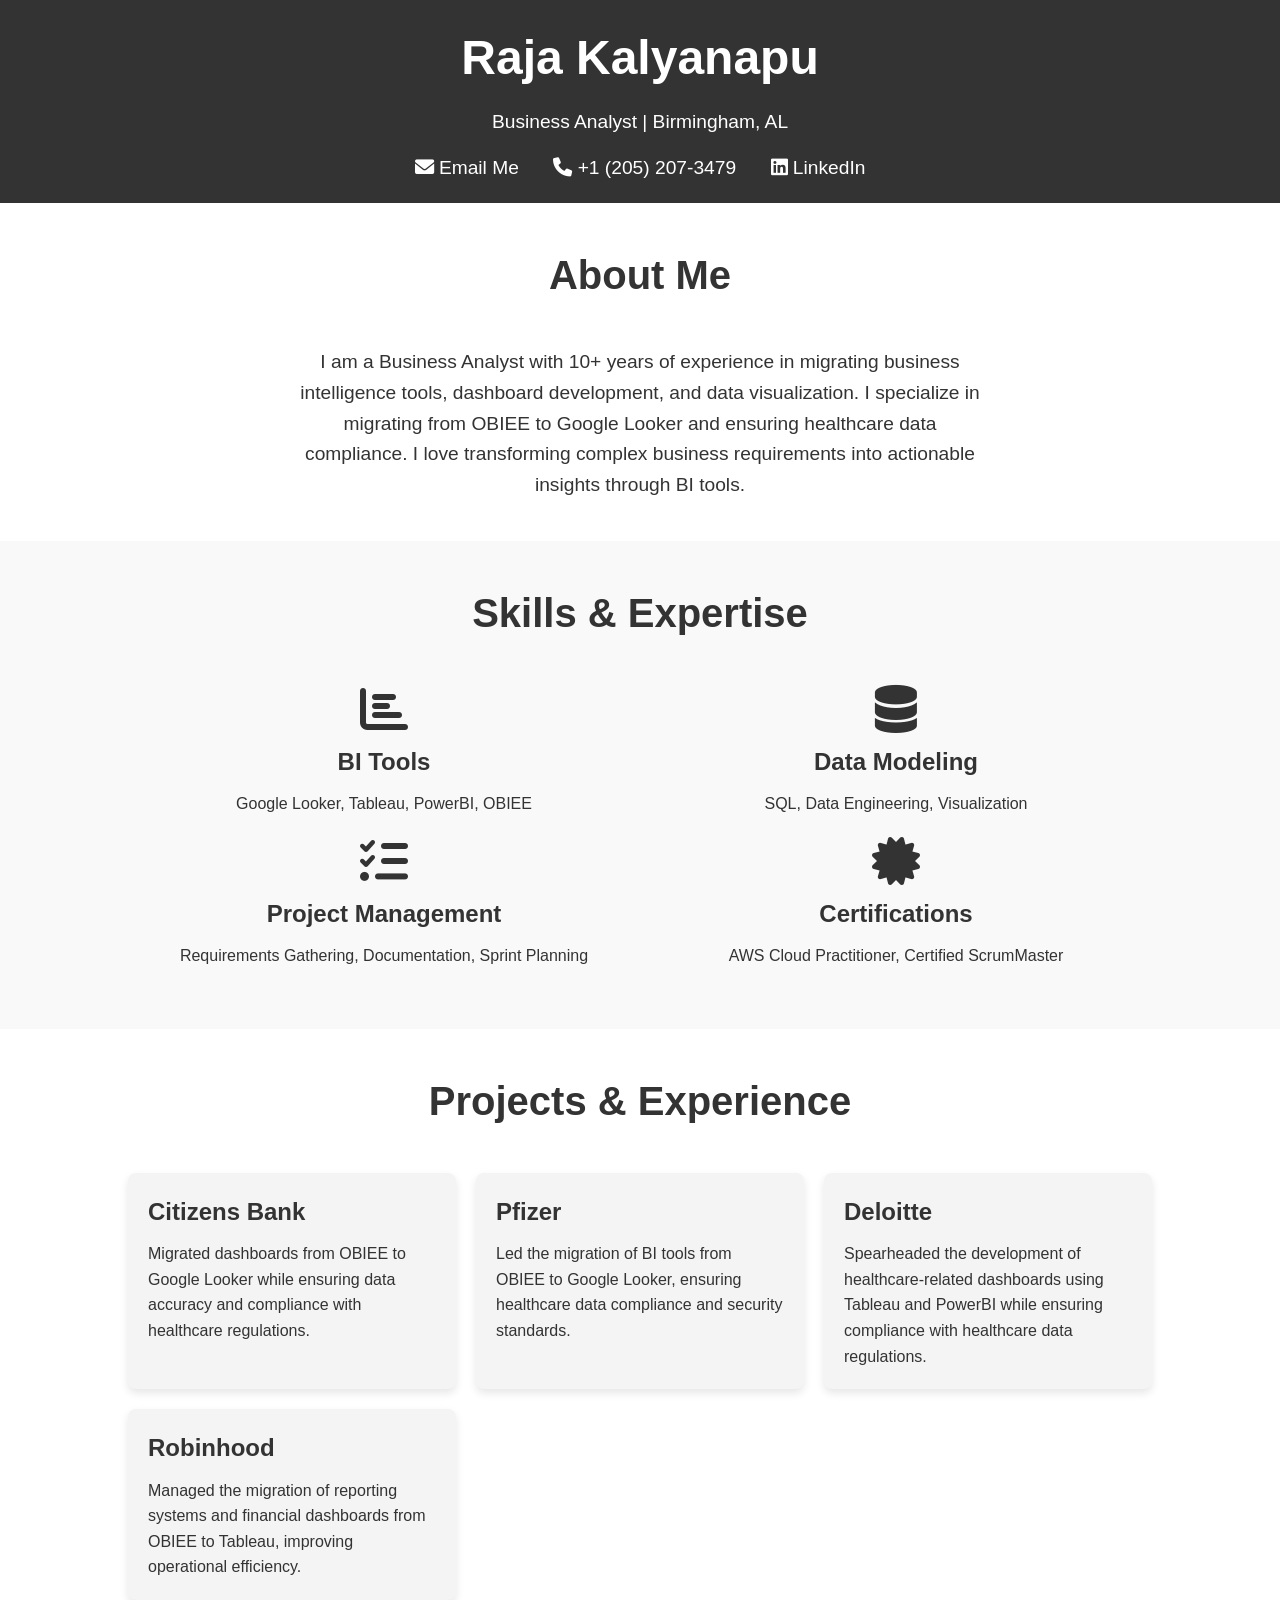
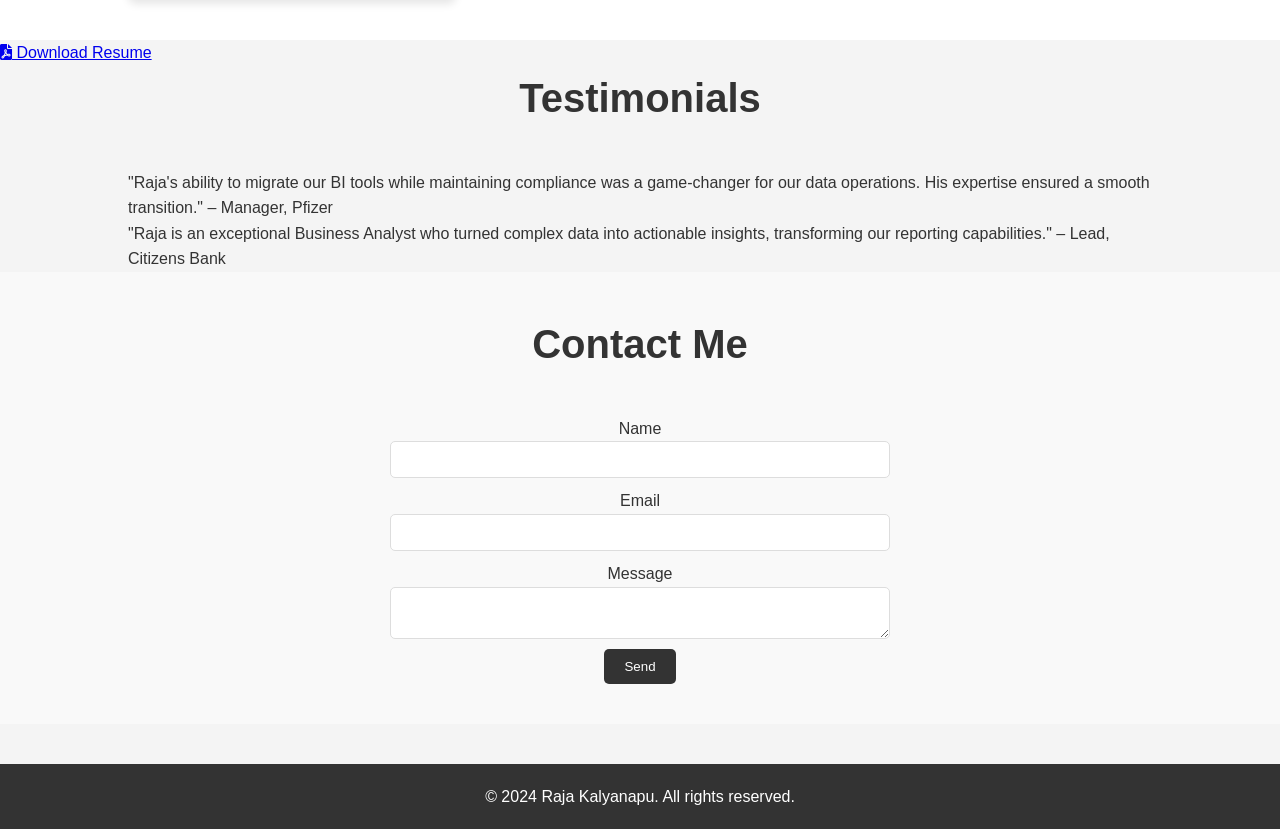
<file: index.html>
<!DOCTYPE html>
<html lang="en">
<head>
    <meta charset="UTF-8">
    <meta name="viewport" content="width=device-width, initial-scale=1.0">
    <title>Raja Kalyanapu | Business Analyst Portfolio</title>
    <link rel="stylesheet" href="styles.css">
    <link rel="stylesheet" href="https://cdnjs.cloudflare.com/ajax/libs/font-awesome/6.0.0-beta3/css/all.min.css">
</head>
<body>

    <!-- Header Section -->
    <header>
        <div class="container">
            <h1>Raja Kalyanapu</h1>
            <p>Business Analyst | Birmingham, AL</p>
            <div class="header-links">
                <a href="mailto:kalyanapuraja2000@gmail.com"><i class="fas fa-envelope"></i> Email Me</a>
                <a href="tel:+12052073479"><i class="fas fa-phone"></i> +1 (205) 207-3479</a>
                <a href="https://www.linkedin.com/in/raja-k-96052731b/"><i class="fab fa-linkedin"></i> LinkedIn</a>
                  
            </div>
        </div>
    </header>

    <!-- About Me Section -->
    <section id="about">
        <div class="container">
            <h2>About Me</h2>
            <p>I am a Business Analyst with 10+ years of experience in migrating business intelligence tools, dashboard development, and data visualization. I specialize in migrating from OBIEE to Google Looker and ensuring healthcare data compliance. I love transforming complex business requirements into actionable insights through BI tools.</p>
        </div>
    </section>

    <!-- Skills Section -->
    <section id="skills">
        <div class="container">
            <h2>Skills & Expertise</h2>
            <div class="skills-grid">
                <div class="skill">
                    <i class="fas fa-chart-bar"></i>
                    <h3>BI Tools</h3>
                    <p>Google Looker, Tableau, PowerBI, OBIEE</p>
                </div>
                <div class="skill">
                    <i class="fas fa-database"></i>
                    <h3>Data Modeling</h3>
                    <p>SQL, Data Engineering, Visualization</p>
                </div>
                <div class="skill">
                    <i class="fas fa-tasks"></i>
                    <h3>Project Management</h3>
                    <p>Requirements Gathering, Documentation, Sprint Planning</p>
                </div>
                <div class="skill">
                    <i class="fas fa-certificate"></i>
                    <h3>Certifications</h3>
                    <p>AWS Cloud Practitioner, Certified ScrumMaster</p>
                </div>
            </div>
        </div>
    </section>

    <!-- Projects Section -->
    <section id="projects">
        <div class="container">
            <h2>Projects & Experience</h2>
            <div class="projects-grid">
                <div class="project">
                    <h3>Citizens Bank</h3>
                    <p>Migrated dashboards from OBIEE to Google Looker while ensuring data accuracy and compliance with healthcare regulations.</p>
                </div>
                <div class="project">
                    <h3>Pfizer</h3>
                    <p>Led the migration of BI tools from OBIEE to Google Looker, ensuring healthcare data compliance and security standards.</p>
                </div>
                <div class="project">
                    <h3>Deloitte</h3>
                    <p>Spearheaded the development of healthcare-related dashboards using Tableau and PowerBI while ensuring compliance with healthcare data regulations.</p>
                </div>
                <div class="project">
                    <h3>Robinhood</h3>
                    <p>Managed the migration of reporting systems and financial dashboards from OBIEE to Tableau, improving operational efficiency.</p>
                </div>
            </div>
        </div>
    </section>

    <a href="resume.pdf" download><i class="fas fa-file-pdf"></i> Download Resume</a>

    <section id="testimonials">
    <div class="container">
        <h2>Testimonials</h2>
        <div class="testimonial-card">
            <p>"Raja's ability to migrate our BI tools while maintaining compliance was a game-changer for our data operations. His expertise ensured a smooth transition." – Manager, Pfizer</p>
        </div>
        <div class="testimonial-card">
            <p>"Raja is an exceptional Business Analyst who turned complex data into actionable insights, transforming our reporting capabilities." – Lead, Citizens Bank</p>
        </div>
    </div>
</section>


    <!-- Contact Section -->
    <section id="contact">
        <div class="container">
            <h2>Contact Me</h2>
            <form action="submit_form.php" method="POST">
                <label for="name">Name</label>
                <input type="text" id="name" name="name" required>
                <label for="email">Email</label>
                <input type="email" id="email" name="email" required>
                <label for="message">Message</label>
                <textarea id="message" name="message" required></textarea>
                <button type="submit">Send</button>
            </form>
        </div>
    </section>


    <!-- Footer -->
    <footer>
        <div class="container">
            <p>&copy; 2024 Raja Kalyanapu. All rights reserved.</p>
        </div>
    </footer>

</body>
</html>
</file>
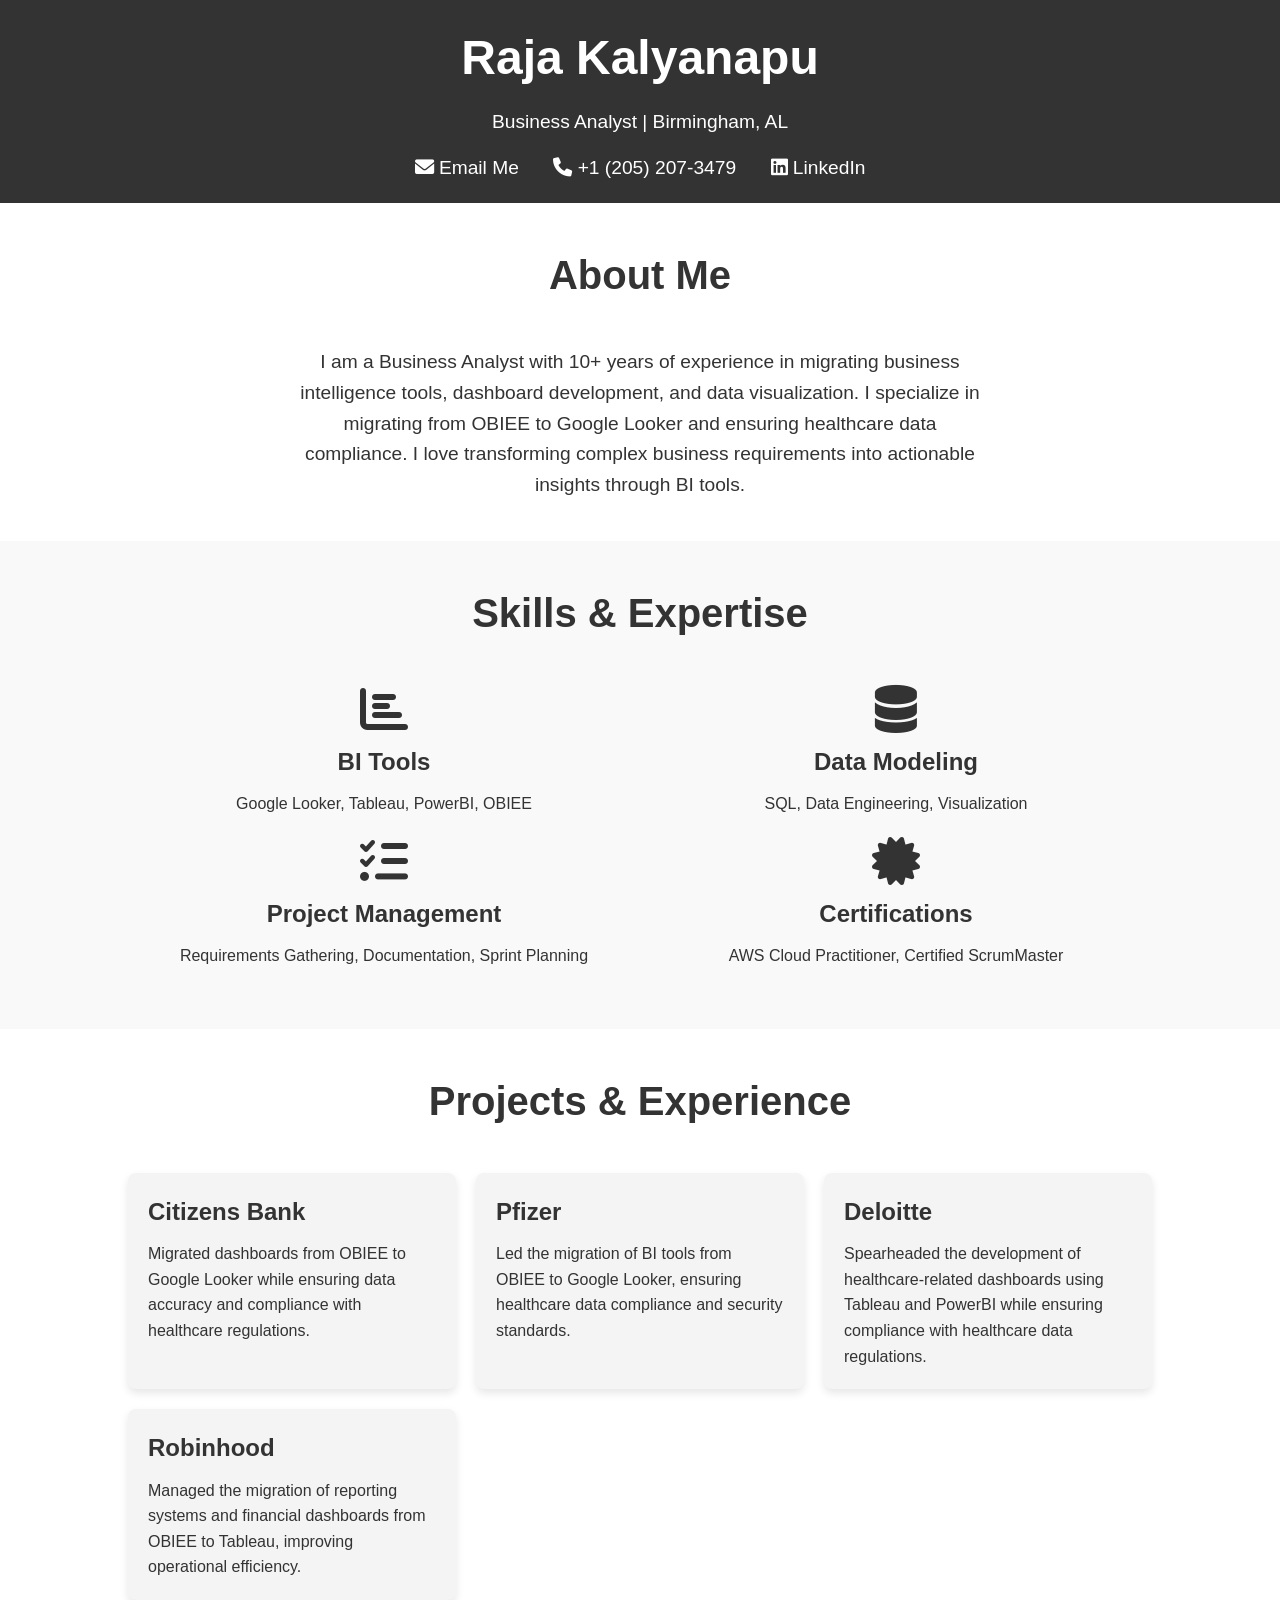
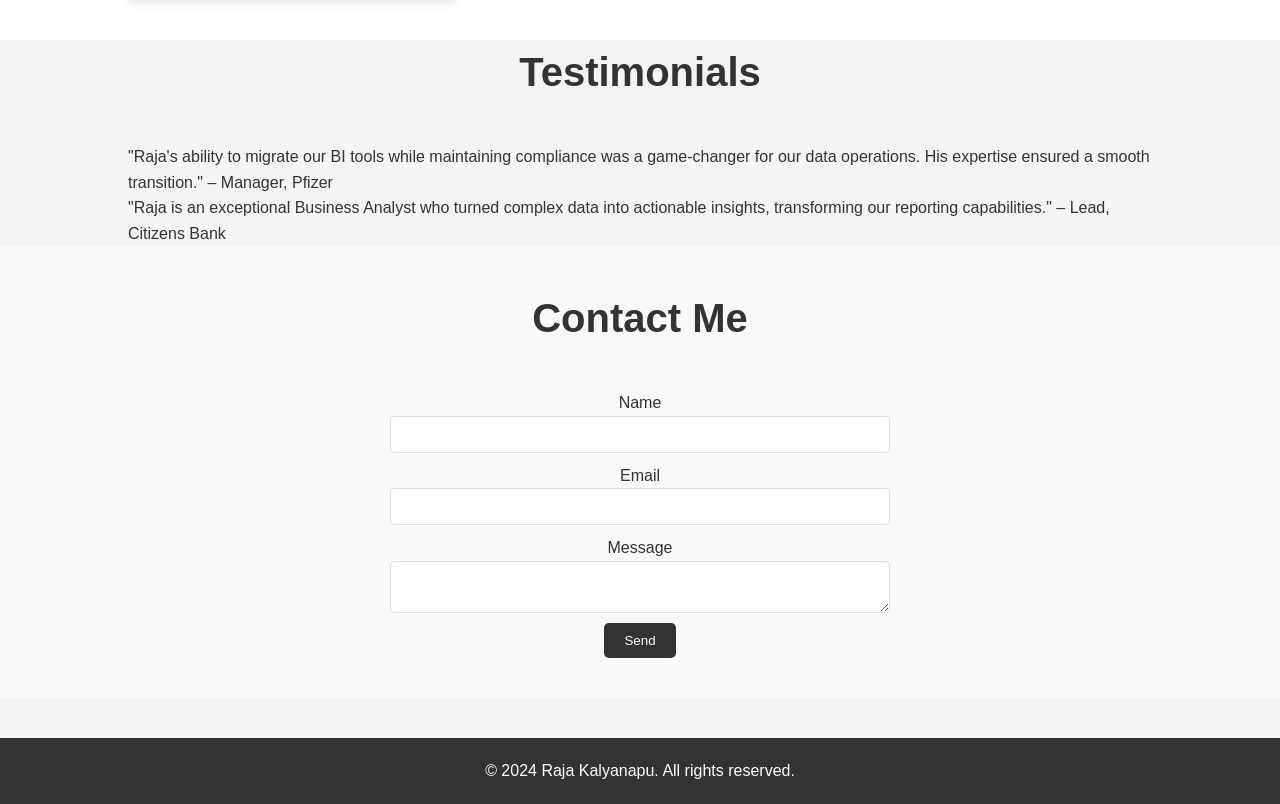
<file: portfolio.html>
<!DOCTYPE html>
<html lang="en">
<head>
    <meta charset="UTF-8">
    <meta name="viewport" content="width=device-width, initial-scale=1.0">
    <title>Raja Kalyanapu | Business Analyst Portfolio</title>
    <link rel="stylesheet" href="styles.css">
    <link rel="stylesheet" href="https://cdnjs.cloudflare.com/ajax/libs/font-awesome/6.0.0-beta3/css/all.min.css">
</head>
<body>

    <!-- Header Section -->
    <header>
        <div class="container">
            <h1>Raja Kalyanapu</h1>
            <p>Business Analyst | Birmingham, AL</p>
            <div class="header-links">
                <a href="mailto:kalyanapuraja2000@gmail.com"><i class="fas fa-envelope"></i> Email Me</a>
                <a href="tel:+12052073479"><i class="fas fa-phone"></i> +1 (205) 207-3479</a>
                <a href="https://www.linkedin.com/in/raja-k-96052731b/"><i class="fab fa-linkedin"></i> LinkedIn</a>
            </div>
        </div>
    </header>

    <!-- About Me Section -->
    <section id="about">
        <div class="container">
            <h2>About Me</h2>
            <p>I am a Business Analyst with 10+ years of experience in migrating business intelligence tools, dashboard development, and data visualization. I specialize in migrating from OBIEE to Google Looker and ensuring healthcare data compliance. I love transforming complex business requirements into actionable insights through BI tools.</p>
        </div>
    </section>

    <!-- Skills Section -->
    <section id="skills">
        <div class="container">
            <h2>Skills & Expertise</h2>
            <div class="skills-grid">
                <div class="skill">
                    <i class="fas fa-chart-bar"></i>
                    <h3>BI Tools</h3>
                    <p>Google Looker, Tableau, PowerBI, OBIEE</p>
                </div>
                <div class="skill">
                    <i class="fas fa-database"></i>
                    <h3>Data Modeling</h3>
                    <p>SQL, Data Engineering, Visualization</p>
                </div>
                <div class="skill">
                    <i class="fas fa-tasks"></i>
                    <h3>Project Management</h3>
                    <p>Requirements Gathering, Documentation, Sprint Planning</p>
                </div>
                <div class="skill">
                    <i class="fas fa-certificate"></i>
                    <h3>Certifications</h3>
                    <p>AWS Cloud Practitioner, Certified ScrumMaster</p>
                </div>
            </div>
        </div>
    </section>

    <!-- Projects Section -->
    <section id="projects">
        <div class="container">
            <h2>Projects & Experience</h2>
            <div class="projects-grid">
                <div class="project">
                    <h3>Citizens Bank</h3>
                    <p>Migrated dashboards from OBIEE to Google Looker while ensuring data accuracy and compliance with healthcare regulations.</p>
                </div>
                <div class="project">
                    <h3>Pfizer</h3>
                    <p>Led the migration of BI tools from OBIEE to Google Looker, ensuring healthcare data compliance and security standards.</p>
                </div>
                <div class="project">
                    <h3>Deloitte</h3>
                    <p>Spearheaded the development of healthcare-related dashboards using Tableau and PowerBI while ensuring compliance with healthcare data regulations.</p>
                </div>
                <div class="project">
                    <h3>Robinhood</h3>
                    <p>Managed the migration of reporting systems and financial dashboards from OBIEE to Tableau, improving operational efficiency.</p>
                </div>
            </div>
        </div>
    </section>

    <section id="testimonials">
    <div class="container">
        <h2>Testimonials</h2>
        <div class="testimonial-card">
            <p>"Raja's ability to migrate our BI tools while maintaining compliance was a game-changer for our data operations. His expertise ensured a smooth transition." – Manager, Pfizer</p>
        </div>
        <div class="testimonial-card">
            <p>"Raja is an exceptional Business Analyst who turned complex data into actionable insights, transforming our reporting capabilities." – Lead, Citizens Bank</p>
        </div>
    </div>
</section>


    <!-- Contact Section -->
    <section id="contact">
        <div class="container">
            <h2>Contact Me</h2>
            <form action="submit_form.php" method="POST">
                <label for="name">Name</label>
                <input type="text" id="name" name="name" required>
                <label for="email">Email</label>
                <input type="email" id="email" name="email" required>
                <label for="message">Message</label>
                <textarea id="message" name="message" required></textarea>
                <button type="submit">Send</button>
            </form>
        </div>
    </section>


    <!-- Footer -->
    <footer>
        <div class="container">
            <p>&copy; 2024 Raja Kalyanapu. All rights reserved.</p>
        </div>
    </footer>

</body>
</html>
</file>
<file: styles.css>
/* General Styles */
* {
    margin: 0;
    padding: 0;
    box-sizing: border-box;
}

body {
    font-family: 'Arial', sans-serif;
    background-color: #f4f4f4;
    color: #333;
    line-height: 1.6;
}

.container {
    width: 80%;
    margin: 0 auto;
}

/* Header */
header {
    background-color: #333;
    color: white;
    padding: 20px 0;
    text-align: center;
}

header h1 {
    font-size: 3rem;
    margin-bottom: 10px;
}

header p {
    font-size: 1.2rem;
    margin-bottom: 15px;
}

.header-links a {
    color: #fff;
    margin: 0 15px;
    text-decoration: none;
    font-size: 1.2rem;
}

.header-links a:hover {
    text-decoration: underline;
}

/* Section Titles */
h2 {
    color: #333;
    font-size: 2.5rem;
    text-align: center;
    margin-bottom: 40px;
}

/* About Section */
#about {
    padding: 40px 0;
    background-color: #fff;
    text-align: center;
}

#about p {
    font-size: 1.2rem;
    max-width: 700px;
    margin: 0 auto;
}

/* Skills Section */
#skills {
    background-color: #f9f9f9;
    padding: 40px 0;
}

.skills-grid {
    display: flex;
    justify-content: space-around;
    flex-wrap: wrap;
}

.skill {
    text-align: center;
    flex-basis: 45%;
    margin-bottom: 20px;
}

.skill i {
    font-size: 3rem;
    color: #333;
    margin-bottom: 10px;
}

.skill h3 {
    font-size: 1.5rem;
    margin-bottom: 10px;
}

/* Projects Section */
#projects {
    padding: 40px 0;
    background-color: #fff;
}

.projects-grid {
    display: grid;
    grid-template-columns: repeat(auto-fill, minmax(300px, 1fr));
    gap: 20px;
}

.project {
    background-color: #f4f4f4;
    padding: 20px;
    border-radius: 8px;
    box-shadow: 0 4px 8px rgba(0, 0, 0, 0.1);
}

.project h3 {
    font-size: 1.5rem;
    margin-bottom: 10px;
}

/* Contact Section */
#contact {
    padding: 40px 0;
    background-color: #f9f9f9;
    text-align: center;
}

#contact form {
    display: flex;
    flex-direction: column;
    align-items: center;
}

#contact form input, #contact form textarea {
    width: 100%;
    max-width: 500px;
    padding: 10px;
    margin-bottom: 10px;
    border: 1px solid #ddd;
    border-radius: 5px;
}

#contact form button {
    padding: 10px 20px;
    background-color: #333;
    color: white;
    border: none;
    cursor: pointer;
    border-radius: 5px;
}

#contact form button:hover {
    background-color: #555;
}

/* Footer */
footer {
    background-color: #333;
    color: white;
    text-align: center;
    padding: 20px 0;
    margin-top: 40px;
}
</file>
